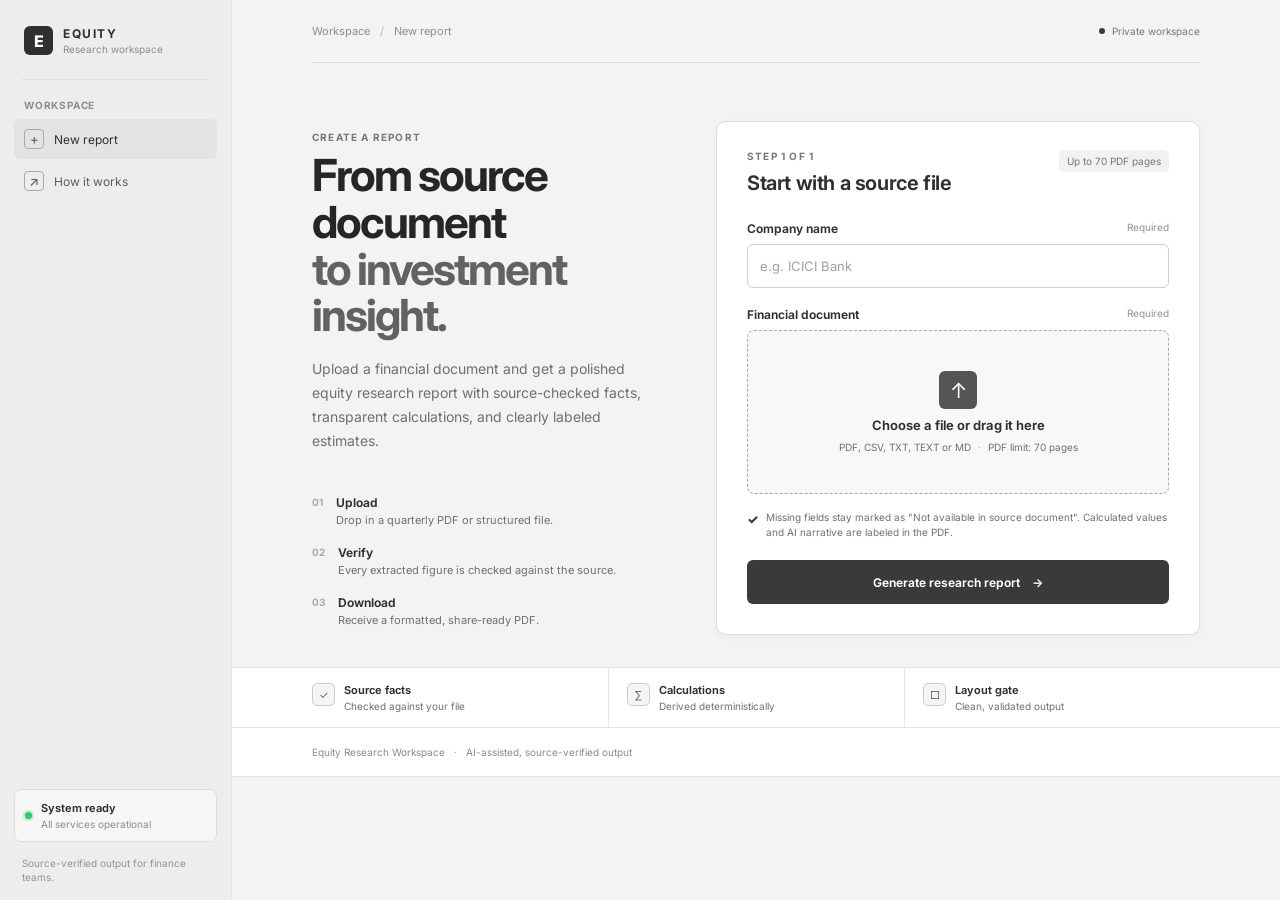
<file: static/index.html>
<!doctype html>
<html lang="en">
<head>
  <meta charset="utf-8">
  <meta name="viewport" content="width=device-width, initial-scale=1, viewport-fit=cover">
  <meta name="description" content="Generate source-verified equity research reports from financial documents.">
  <meta name="theme-color" content="#ededed">
  <title>Equity Research Workspace</title>
  <link rel="icon" type="image/x-icon" href="/static/favicon.ico">
  <link rel="preconnect" href="https://fonts.googleapis.com">
  <link rel="preconnect" href="https://fonts.gstatic.com" crossorigin>
  <link href="https://fonts.googleapis.com/css2?family=Inter:wght@400;500;600;700;800&display=swap" rel="stylesheet">
  <link rel="stylesheet" href="/static/index.css">
</head>
<body>

  <!-- Sidebar Overlay (mobile) -->
  <div class="sidebar-overlay" id="sidebar-overlay" aria-hidden="true"></div>

  <div class="app-shell">
    <!-- ── Sidebar ── -->
    <aside class="sidebar" id="sidebar" aria-label="Workspace navigation">
      <a class="brand" href="/" aria-label="Equity Research home">
        <span class="brand-mark">E</span>
        <span class="brand-copy"><strong>EQUITY</strong><small>Research workspace</small></span>
      </a>
      <div class="sidebar-rule"></div>
      <p class="nav-label">Workspace</p>
      <nav class="side-nav">
        <a class="nav-item active" href="#create" id="nav-new-report">
          <span class="nav-icon">+</span> New report
        </a>
        <a class="nav-item" href="#how-it-works" id="nav-how-it-works">
          <span class="nav-icon">↗</span> How it works
        </a>
      </nav>
      <div class="sidebar-bottom">
        <div class="status-card">
          <span class="status-dot"></span>
          <div>
            <strong>System ready</strong>
            <small>All services operational</small>
          </div>
        </div>
        <p class="sidebar-footnote">Source-verified output for finance teams.</p>
      </div>
    </aside>

    <!-- ── Main Content ── -->
    <main class="main-content" id="create">
      <header class="topbar">
        <!-- Hamburger — visible on mobile only -->
        <button class="menu-btn" id="menu-btn" aria-label="Open navigation menu" aria-expanded="false" aria-controls="sidebar">
          ☰
        </button>
        <span class="breadcrumb">Workspace <span>/</span> New report</span>
        <span class="secure-pill"><i></i> Private workspace</span>
      </header>

      <div class="content-grid">
        <!-- Intro -->
        <section class="intro">
          <p class="eyebrow">Create a report</p>
          <h1>From source document<br><em>to investment insight.</em></h1>
          <p class="intro-copy">Upload a financial document and get a polished equity research report with source-checked facts, transparent calculations, and clearly labeled estimates.</p>
          <div class="intro-points" id="how-it-works">
            <div>
              <span class="point-number">01</span>
              <span><strong>Upload</strong><small>Drop in a quarterly PDF or structured file.</small></span>
            </div>
            <div>
              <span class="point-number">02</span>
              <span><strong>Verify</strong><small>Every extracted figure is checked against the source.</small></span>
            </div>
            <div>
              <span class="point-number">03</span>
              <span><strong>Download</strong><small>Receive a formatted, share-ready PDF.</small></span>
            </div>
          </div>
        </section>

        <!-- Generator Card -->
        <section class="generator-card" aria-labelledby="upload-title">
          <div class="card-heading">
            <div>
              <p class="eyebrow">Step 1 of 1</p>
              <h2 id="upload-title">Start with a source file</h2>
            </div>
            <span class="file-limit">Up to 70 PDF pages</span>
          </div>

          <form id="report-form" novalidate>
            <label class="field-label" for="company-name">
              Company name <span>Required</span>
            </label>
            <input id="company-name" name="company_name" type="text"
                   placeholder="e.g. ICICI Bank"
                   autocomplete="organization"
                   required minlength="2">

            <label class="field-label" for="context-doc">
              Financial document <span>Required</span>
            </label>
            <div id="drop-zone" class="drop-zone" tabindex="0" role="button"
                 aria-controls="context-doc" aria-label="Choose a PDF or CSV file">
              <input id="context-doc" name="file" type="file"
                     accept=".pdf,.csv,.txt,.text,.md" hidden>
              <div id="drop-prompt" class="drop-prompt">
                <span class="upload-icon" aria-hidden="true">↑</span>
                <strong>Choose a file or drag it here</strong>
                <small>PDF, CSV, TXT, TEXT or MD <span>·</span> PDF limit: 70 pages</small>
              </div>
              <div id="file-loaded" class="file-loaded" hidden>
                <span class="file-icon" aria-hidden="true">▣</span>
                <span class="file-copy">
                  <strong id="file-name">Selected file</strong>
                  <small id="file-size"></small>
                </span>
                <button type="button" id="remove-file" class="remove-file" aria-label="Remove selected file">Remove</button>
              </div>
            </div>

            <p class="accuracy-note">
              <span aria-hidden="true">✓</span>
              Missing fields stay marked as "Not available in source document". Calculated values and AI narrative are labeled in the PDF.
            </p>
            <button id="generate-btn" class="primary-button" type="submit">
              Generate research report <span aria-hidden="true">→</span>
            </button>
          </form>

          <div id="progress-view" class="progress-view" hidden aria-live="polite">
            <div class="progress-top">
              <strong id="progress-title">Processing your file</strong>
              <span id="progress-percent">0%</span>
            </div>
            <div class="progress-track"><div id="progress-fill"></div></div>
            <p id="progress-detail">Reading and validating the source document…</p>
          </div>

          <div id="result-view" class="result-view" hidden aria-live="polite">
            <div class="result-icon">✓</div>
            <div>
              <p class="eyebrow">Completed</p>
              <h2>Report generated and verified</h2>
              <p id="result-detail">The PDF passed the final layout and source-verification checks.</p>
            </div>
            <a id="download-link" class="primary-button download-button" href="#">
              Download PDF <span aria-hidden="true">↓</span>
            </a>
            <button id="new-report" class="secondary-button" type="button">Generate another</button>
          </div>

          <div id="error-view" class="error-view" hidden role="alert"></div>
        </section>
      </div>

      <!-- Trust Row -->
      <div class="trust-row" aria-label="Pipeline safeguards">
        <div>
          <span class="trust-icon">✓</span>
          <strong>Source facts</strong>
          <small>Checked against your file</small>
        </div>
        <div>
          <span class="trust-icon">∑</span>
          <strong>Calculations</strong>
          <small>Derived deterministically</small>
        </div>
        <div>
          <span class="trust-icon">□</span>
          <strong>Layout gate</strong>
          <small>Clean, validated output</small>
        </div>
      </div>

      <footer class="site-footer">
        Equity Research Workspace <span>·</span> AI-assisted, source-verified output
      </footer>
    </main>
  </div>

  <script src="/static/main.js" defer></script>
  <script>
    // ── Mobile Sidebar Toggle ──────────────────────────────────
    (function () {
      const btn = document.getElementById('menu-btn');
      const sidebar = document.getElementById('sidebar');
      const overlay = document.getElementById('sidebar-overlay');
      if (!btn || !sidebar || !overlay) return;

      function openSidebar() {
        sidebar.classList.add('open');
        overlay.classList.add('visible');
        btn.setAttribute('aria-expanded', 'true');
        document.body.style.overflow = 'hidden';
      }
      function closeSidebar() {
        sidebar.classList.remove('open');
        overlay.classList.remove('visible');
        btn.setAttribute('aria-expanded', 'false');
        document.body.style.overflow = '';
      }
      btn.addEventListener('click', function () {
        sidebar.classList.contains('open') ? closeSidebar() : openSidebar();
      });
      overlay.addEventListener('click', closeSidebar);
      // Close sidebar when a nav link is tapped on mobile
      sidebar.querySelectorAll('.nav-item').forEach(function (link) {
        link.addEventListener('click', function () {
          if (window.innerWidth <= 900) closeSidebar();
        });
      });
      // Close on Escape
      document.addEventListener('keydown', function (e) {
        if (e.key === 'Escape' && sidebar.classList.contains('open')) closeSidebar();
      });
    })();
  </script>
</body>
</html>
</file>
<file: static/index.css>
/* ============================================================
   Equity Research Workspace — index.css
   Device-friendly: Mobile → Tablet → Desktop
   ============================================================ */

/* ── Design Tokens ──────────────────────────────────────────── */
:root {
  --ink: #2f2f2f;
  --muted: #6f6f6f;
  --subtle: #8d8d8d;
  --line: #dedede;
  --canvas: #f3f3f3;
  --panel: #fff;
  --sidebar: #ededed;
  --accent: #3a3a3a;
  --accent-dark: #202020;
  --accent-soft: #e8e8e8;
  --danger: #b54747;
  --sidebar-width: 232px;
  --topbar-height: 63px;
  --page-pad: max(28px, calc((100vw - 1120px) / 2));
  --radius: 8px;
  --transition: 0.22s ease;
}

/* ── Reset & Base ───────────────────────────────────────────── */
*, *::before, *::after { box-sizing: border-box; }
html { scroll-behavior: smooth; }
body {
  margin: 0;
  min-height: 100vh;
  color: var(--ink);
  background: var(--canvas);
  font-family: Inter, ui-sans-serif, system-ui, -apple-system, "Segoe UI", sans-serif;
  -webkit-text-size-adjust: 100%;
}

/* ── App Shell ──────────────────────────────────────────────── */
.app-shell {
  display: grid;
  grid-template-columns: var(--sidebar-width) 1fr;
  min-height: 100vh;
}

/* ── Sidebar ────────────────────────────────────────────────── */
.sidebar {
  display: flex;
  flex-direction: column;
  padding: 18px 14px 16px;
  background: var(--sidebar);
  border-right: 1px solid #e3e3e3;
  position: sticky;
  top: 0;
  height: 100vh;
  align-self: start;
  overflow-y: auto;
  transition: transform var(--transition);
  z-index: 200;
}

/* Mobile sidebar overlay behavior */
.sidebar-overlay {
  display: none;
  position: fixed;
  inset: 0;
  background: rgba(0, 0, 0, 0.35);
  z-index: 190;
  backdrop-filter: blur(2px);
  -webkit-backdrop-filter: blur(2px);
}
.sidebar-overlay.visible { display: block; }

/* ── Brand ──────────────────────────────────────────────────── */
.brand {
  display: flex;
  align-items: center;
  gap: 10px;
  padding: 8px 10px;
  color: var(--ink);
  text-decoration: none;
  border-radius: 6px;
  transition: background var(--transition);
}
.brand:hover { background: rgba(0,0,0,.05); }

.brand-mark {
  display: grid;
  place-items: center;
  width: 29px;
  height: 29px;
  border-radius: 6px;
  color: #fff;
  background: var(--ink);
  font-size: 16px;
  font-weight: 800;
  flex-shrink: 0;
}
.brand-copy strong {
  display: block;
  font-size: 12px;
  letter-spacing: .13em;
}
.brand-copy small {
  display: block;
  margin-top: 2px;
  color: var(--subtle);
  font-size: 10px;
}

/* ── Sidebar Rule & Nav ─────────────────────────────────────── */
.sidebar-rule {
  height: 1px;
  margin: 16px 8px 19px;
  background: #dedede;
}
.nav-label {
  margin: 0 10px 8px;
  color: var(--subtle);
  font-size: 10px;
  font-weight: 700;
  letter-spacing: .08em;
  text-transform: uppercase;
}
.side-nav { display: grid; gap: 2px; }
.nav-item {
  display: flex;
  align-items: center;
  gap: 10px;
  padding: 10px;
  border-radius: 6px;
  color: #5d5d5d;
  text-decoration: none;
  font-size: 12px;
  min-height: 40px; /* touch target */
  transition: background var(--transition), color var(--transition);
}
.nav-item.active, .nav-item:hover {
  color: var(--ink);
  background: #e3e3e3;
}
.nav-icon {
  display: grid;
  place-items: center;
  width: 20px;
  height: 20px;
  border: 1px solid #aaa;
  border-radius: 4px;
  color: #666;
  font-size: 13px;
  font-weight: 500;
  flex-shrink: 0;
}

/* ── Sidebar Bottom ─────────────────────────────────────────── */
.sidebar-bottom { margin-top: auto; }
.status-card {
  display: flex;
  align-items: center;
  gap: 9px;
  padding: 11px 10px;
  border: 1px solid #ddd;
  border-radius: 7px;
  background: #f6f6f6;
}
.status-dot {
  width: 7px;
  height: 7px;
  border-radius: 50%;
  background: #2ecc71;
  flex-shrink: 0;
  box-shadow: 0 0 0 2px rgba(46,204,113,.25);
}
.status-card strong, .status-card small { display: block; }
.status-card strong { font-size: 11px; font-weight: 650; }
.status-card small { margin-top: 3px; color: var(--subtle); font-size: 10px; }
.sidebar-footnote {
  margin: 14px 8px 0;
  color: #929292;
  font-size: 10px;
  line-height: 1.4;
}

/* ── Hamburger Menu Button ──────────────────────────────────── */
.menu-btn {
  display: none;
  align-items: center;
  justify-content: center;
  width: 38px;
  height: 38px;
  border: 1px solid var(--line);
  border-radius: 6px;
  background: transparent;
  color: var(--ink);
  cursor: pointer;
  font-size: 18px;
  line-height: 1;
  transition: background var(--transition);
  flex-shrink: 0;
}
.menu-btn:hover { background: var(--accent-soft); }

/* ── Main Content ───────────────────────────────────────────── */
.main-content {
  min-width: 0;
  padding: 0 var(--page-pad);
}

/* ── Top Bar ────────────────────────────────────────────────── */
.topbar {
  height: var(--topbar-height);
  display: flex;
  align-items: center;
  justify-content: space-between;
  gap: 12px;
  border-bottom: 1px solid var(--line);
  color: var(--subtle);
  font-size: 11px;
}
.breadcrumb span { padding: 0 7px; color: #b4b4b4; }
.secure-pill {
  display: flex;
  align-items: center;
  gap: 7px;
  color: #777;
  font-size: 10px;
  white-space: nowrap;
}
.secure-pill i {
  width: 6px;
  height: 6px;
  border-radius: 50%;
  background: var(--accent);
  flex-shrink: 0;
}

/* ── Content Grid ───────────────────────────────────────────── */
.content-grid {
  display: grid;
  grid-template-columns: minmax(340px, .9fr) minmax(440px, 540px);
  gap: clamp(32px, 5vw, 72px);
  align-items: start;
  padding: 58px 0 32px;
}

/* ── Intro Section ──────────────────────────────────────────── */
.intro { padding-top: 10px; }
.eyebrow {
  margin: 0 0 9px;
  color: #777;
  font-size: 10px;
  font-weight: 700;
  letter-spacing: .12em;
  text-transform: uppercase;
}
.intro h1 {
  margin: 0 0 18px;
  color: #262626;
  font-size: clamp(36px, 3.45vw, 48px);
  line-height: 1.06;
  letter-spacing: -.045em;
  max-width: 520px;
}
.intro h1 em { color: #626262; font-style: normal; }
.intro-copy {
  max-width: 470px;
  margin: 0;
  color: var(--muted);
  font-size: 14px;
  line-height: 1.7;
}
.intro-points { display: grid; gap: 16px; margin-top: 43px; }
.intro-points > div { display: flex; gap: 13px; align-items: flex-start; }
.point-number { padding-top: 1px; color: #aaa; font-size: 10px; font-weight: 700; }
.intro-points strong, .intro-points small { display: block; }
.intro-points strong { font-size: 12px; font-weight: 650; }
.intro-points small { margin-top: 3px; color: var(--muted); font-size: 11px; line-height: 1.45; }

/* ── Generator Card ─────────────────────────────────────────── */
.generator-card {
  padding: 28px 30px 30px;
  border: 1px solid #dedede;
  border-radius: 10px;
  background: var(--panel);
  box-shadow: 0 2px 8px rgba(0,0,0,.035);
}
.card-heading {
  display: flex;
  align-items: flex-start;
  justify-content: space-between;
  gap: 20px;
  margin-bottom: 26px;
}
.card-heading h2 {
  margin: 0;
  font-size: 20px;
  font-weight: 650;
  letter-spacing: -.02em;
}
.file-limit {
  padding: 5px 8px;
  border-radius: 5px;
  color: #777;
  background: #f1f1f1;
  font-size: 10px;
  white-space: nowrap;
}

/* ── Form Fields ────────────────────────────────────────────── */
.field-label {
  display: flex;
  justify-content: space-between;
  margin: 0 0 8px;
  font-size: 12px;
  font-weight: 650;
}
.field-label span { color: #999; font-size: 10px; font-weight: 450; }

input[type=text] {
  width: 100%;
  height: 44px;
  padding: 0 12px;
  margin-bottom: 19px;
  border: 1px solid #cfcfcf;
  border-radius: 6px;
  color: var(--ink);
  background: #fff;
  font: inherit;
  font-size: 13px;
  outline: none;
  -webkit-appearance: none;
  appearance: none;
  transition: border-color var(--transition), box-shadow var(--transition);
}
input[type=text]::placeholder { color: #a1a1a1; }
input[type=text]:focus {
  border-color: #999;
  box-shadow: 0 0 0 3px rgba(0,0,0,.06);
}

/* ── Drop Zone ──────────────────────────────────────────────── */
.drop-zone {
  min-height: 164px;
  display: grid;
  place-items: center;
  padding: 20px;
  border: 1px dashed #aaa;
  border-radius: 7px;
  background: #f8f8f8;
  cursor: pointer;
  transition: background var(--transition), border-color var(--transition);
}
.drop-zone:hover, .drop-zone.drag-over {
  border-color: #898989;
  background: #f4f4f4;
}
.drop-zone:focus-visible {
  outline: 3px solid rgba(16,163,127,.2);
  outline-offset: 3px;
}
.drop-prompt {
  display: flex;
  align-items: center;
  flex-direction: column;
  gap: 8px;
  text-align: center;
}
.upload-icon {
  display: grid;
  place-items: center;
  width: 38px;
  height: 38px;
  border-radius: 6px;
  color: #fff;
  background: #555;
  font-size: 21px;
  font-weight: 400;
}
.drop-prompt strong { font-size: 13px; font-weight: 650; }
.drop-prompt small, .file-copy small { color: var(--muted); font-size: 10px; }
.drop-prompt small span { padding: 0 4px; color: #aaa; }

.file-loaded { width: 100%; display: flex; align-items: center; gap: 12px; }
.file-icon {
  display: grid;
  place-items: center;
  width: 35px;
  height: 35px;
  border-radius: 6px;
  color: #555;
  background: #eee;
  font-size: 17px;
  flex-shrink: 0;
}
.file-copy { flex: 1; min-width: 0; }
.file-copy strong {
  display: block;
  overflow: hidden;
  text-overflow: ellipsis;
  white-space: nowrap;
  font-size: 12px;
}
.remove-file {
  border: 0;
  color: var(--danger);
  background: transparent;
  cursor: pointer;
  font: inherit;
  font-size: 11px;
  padding: 6px 2px;
  min-height: 36px; /* touch target */
  white-space: nowrap;
}

/* ── Accuracy Note ──────────────────────────────────────────── */
.accuracy-note {
  display: flex;
  gap: 8px;
  margin: 16px 0 20px;
  color: var(--muted);
  font-size: 10px;
  line-height: 1.5;
}
.accuracy-note span { color: var(--accent); font-size: 13px; font-weight: 800; flex-shrink: 0; }

/* ── Buttons ────────────────────────────────────────────────── */
.primary-button, .secondary-button {
  display: inline-flex;
  align-items: center;
  justify-content: center;
  gap: 12px;
  min-height: 44px;
  padding: 0 18px;
  border: 0;
  border-radius: 6px;
  font: inherit;
  font-size: 12px;
  font-weight: 650;
  cursor: pointer;
  text-decoration: none;
  -webkit-tap-highlight-color: transparent;
  transition: background var(--transition), opacity var(--transition);
}
.primary-button { width: 100%; color: #fff; background: var(--accent); }
.primary-button:hover { background: var(--accent-dark); }
.primary-button:disabled { cursor: wait; opacity: .6; }
.secondary-button { color: #555; background: #ededed; }
.secondary-button:hover { background: #e0e0e0; }

/* ── Progress View ──────────────────────────────────────────── */
.progress-view { padding-top: 9px; }
.progress-top {
  display: flex;
  justify-content: space-between;
  margin-bottom: 10px;
  font-size: 12px;
}
.progress-top span { color: var(--accent); font-weight: 700; }
.progress-track {
  height: 6px;
  overflow: hidden;
  border-radius: 5px;
  background: #e9e9e9;
}
.progress-track div {
  width: 0;
  height: 100%;
  background: var(--accent);
  transition: width .35s ease;
}
.progress-view p { margin: 11px 0 0; color: var(--muted); font-size: 11px; }

/* ── Result View ────────────────────────────────────────────── */
.result-view {
  display: grid;
  grid-template-columns: 34px minmax(0, 1fr);
  gap: 13px;
  align-items: start;
}
.result-icon {
  display: grid;
  place-items: center;
  width: 34px;
  height: 34px;
  border-radius: 6px;
  color: #fff;
  background: var(--accent);
  font-weight: 800;
}
.result-view h2 { margin: 0 0 5px; font-size: 18px; font-weight: 650; }
.result-view p:not(.eyebrow) { margin: 0; color: var(--muted); font-size: 12px; line-height: 1.5; }
.download-button { grid-column: 1 / -1; margin-top: 8px; }
.new-report { grid-column: 1 / -1; width: 100%; }

/* ── Error View ─────────────────────────────────────────────── */
.error-view {
  margin-top: 17px;
  padding: 12px 14px;
  border-left: 3px solid var(--danger);
  border-radius: 4px;
  color: var(--danger);
  background: #fff5f4;
  font-size: 12px;
  line-height: 1.5;
}

/* ── Trust Row & Footer ─────────────────────────────────────── */
.trust-row {
  display: grid;
  grid-template-columns: repeat(3, 1fr);
  border-top: 1px solid #e2e2e2;
  border-bottom: 1px solid #e2e2e2;
  background: #fff;
  margin-left: calc(-1 * var(--page-pad));
  margin-right: calc(-1 * var(--page-pad));
  padding-left: var(--page-pad);
  padding-right: var(--page-pad);
  border-radius: 0;
  max-width: none;
}
.trust-row > div {
  display: grid;
  grid-template-columns: auto 1fr;
  column-gap: 9px;
  padding: 15px 16px 15px 0;
}
.trust-row > div + div {
  padding-left: 18px;
  border-left: 1px solid #e5e5e5;
}
.trust-icon {
  grid-row: span 2;
  display: grid;
  place-items: center;
  width: 23px;
  height: 23px;
  border: 1px solid #ccc;
  border-radius: 5px;
  color: #666;
  font-size: 11px;
  background: #f5f5f5;
}
.trust-row strong, .trust-row small { display: block; }
.trust-row strong { align-self: end; font-size: 11px; font-weight: 650; color: var(--ink); }
.trust-row small { margin-top: 3px; color: var(--muted); font-size: 10px; }

.site-footer {
  padding: 18px var(--page-pad);
  color: #8a8a8a;
  font-size: 10px;
  background: #fff;
  border-bottom: 1px solid #e2e2e2;
  margin-left: calc(-1 * var(--page-pad));
  margin-right: calc(-1 * var(--page-pad));
  margin-top: 0;
}
.site-footer span { padding: 0 6px; color: #aaa; }

/* ── Hidden utility ─────────────────────────────────────────── */
[hidden] { display: none !important; }

/* ── Reduced motion ─────────────────────────────────────────── */
@media (prefers-reduced-motion: reduce) {
  *, *::before, *::after {
    animation-duration: 0.01ms !important;
    transition-duration: 0.01ms !important;
    scroll-behavior: auto !important;
  }
}

/* ============================================================
   RESPONSIVE BREAKPOINTS
   ============================================================ */

/* ── Tablet & below (≤ 1024px) ──────────────────────────────── */
@media (max-width: 1024px) {
  :root { --page-pad: 28px; }
  .content-grid {
    grid-template-columns: 1fr;
    gap: 36px;
    padding-top: 43px;
  }
  .intro { padding-top: 0; }
  .intro h1 { max-width: 600px; font-size: clamp(37px, 6vw, 48px); }
  .intro-points {
    grid-template-columns: repeat(3, 1fr);
    gap: 18px;
    margin-top: 31px;
  }
  .generator-card { max-width: 660px; }
}

/* ── Narrow tablet / large phone (≤ 900px) ──────────────────── */
@media (max-width: 900px) {
  :root {
    --page-pad: 24px;
    --topbar-height: 60px;
  }

  /* Switch to mobile layout: hide sidebar, show hamburger */
  .app-shell {
    grid-template-columns: 1fr;
    display: block;
  }
  .sidebar {
    position: fixed;
    top: 0;
    left: 0;
    height: 100vh;
    width: min(var(--sidebar-width), 80vw);
    transform: translateX(-110%);
    box-shadow: 4px 0 24px rgba(0,0,0,.12);
  }
  .sidebar.open { transform: translateX(0); }
  .menu-btn { display: flex; }

  .trust-row { max-width: none; }
  .site-footer { margin-left: -24px; margin-right: -24px; padding-left: 24px; padding-right: 24px; }
}

/* ── Mobile (≤ 640px) ───────────────────────────────────────── */
@media (max-width: 640px) {
  :root { --page-pad: 16px; }

  .topbar { height: 56px; gap: 8px; }
  .breadcrumb { font-size: 10px; }
  .secure-pill { display: none; } /* keep topbar clean on tiny screens */

  .content-grid { padding-top: 32px; gap: 28px; }

  .intro h1 { font-size: clamp(30px, 9vw, 38px); }
  .intro-points { grid-template-columns: 1fr; gap: 12px; margin-top: 26px; }

  .generator-card { padding: 20px 16px 22px; }
  .card-heading { flex-direction: column; gap: 10px; margin-bottom: 20px; }
  .file-limit { align-self: flex-start; }

  .trust-row {
    grid-template-columns: 1fr;
    margin-left: -16px;
    margin-right: -16px;
    padding-left: 16px;
    padding-right: 16px;
  }
  .trust-row > div + div {
    padding-left: 0;
    border-left: 0;
    border-top: 1px solid #e5e5e5;
  }
  .trust-row > div { padding: 12px 0; }
  .site-footer { margin-left: -16px; margin-right: -16px; padding-left: 16px; padding-right: 16px; }
}

/* ── Very small screens (≤ 380px) ───────────────────────────── */
@media (max-width: 380px) {
  .generator-card { padding: 16px 12px 18px; }
  .drop-zone { min-height: 130px; padding: 16px 12px; }
  .primary-button, .secondary-button { font-size: 11px; }
}
</file>
